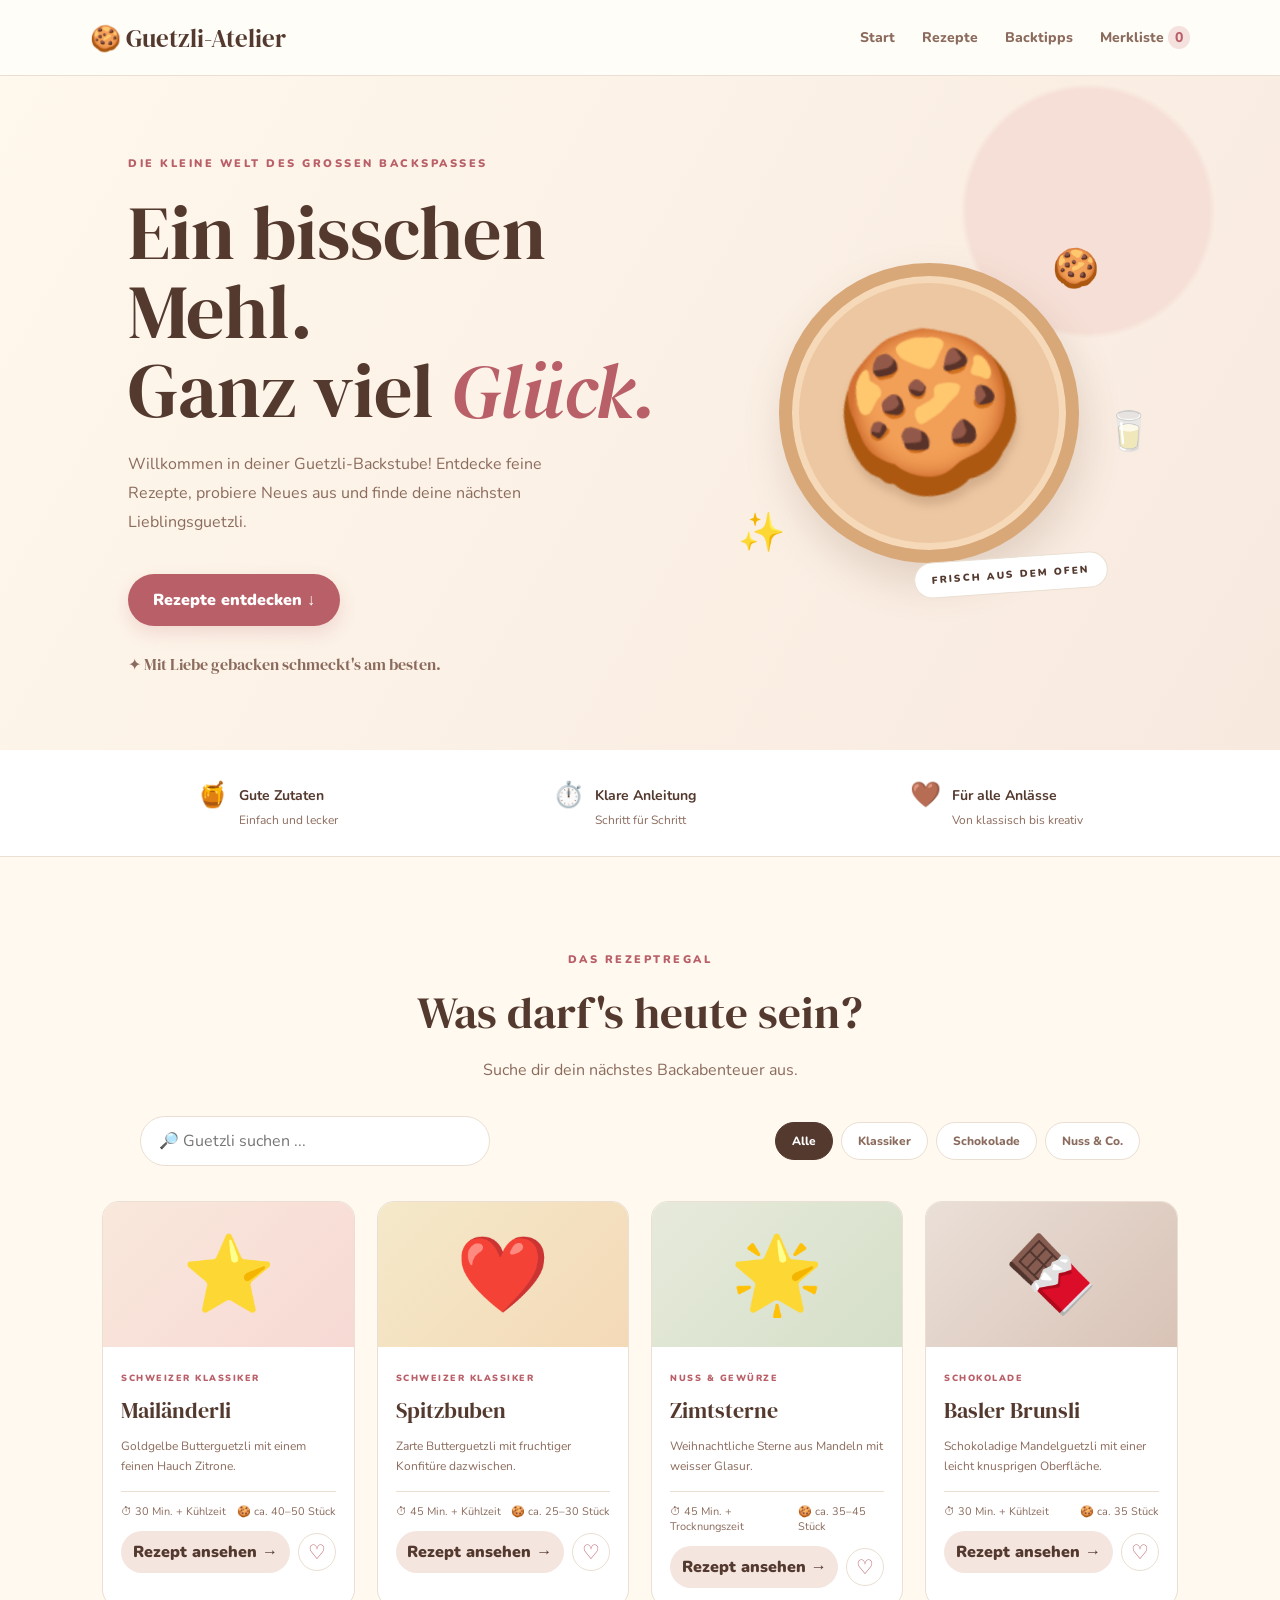
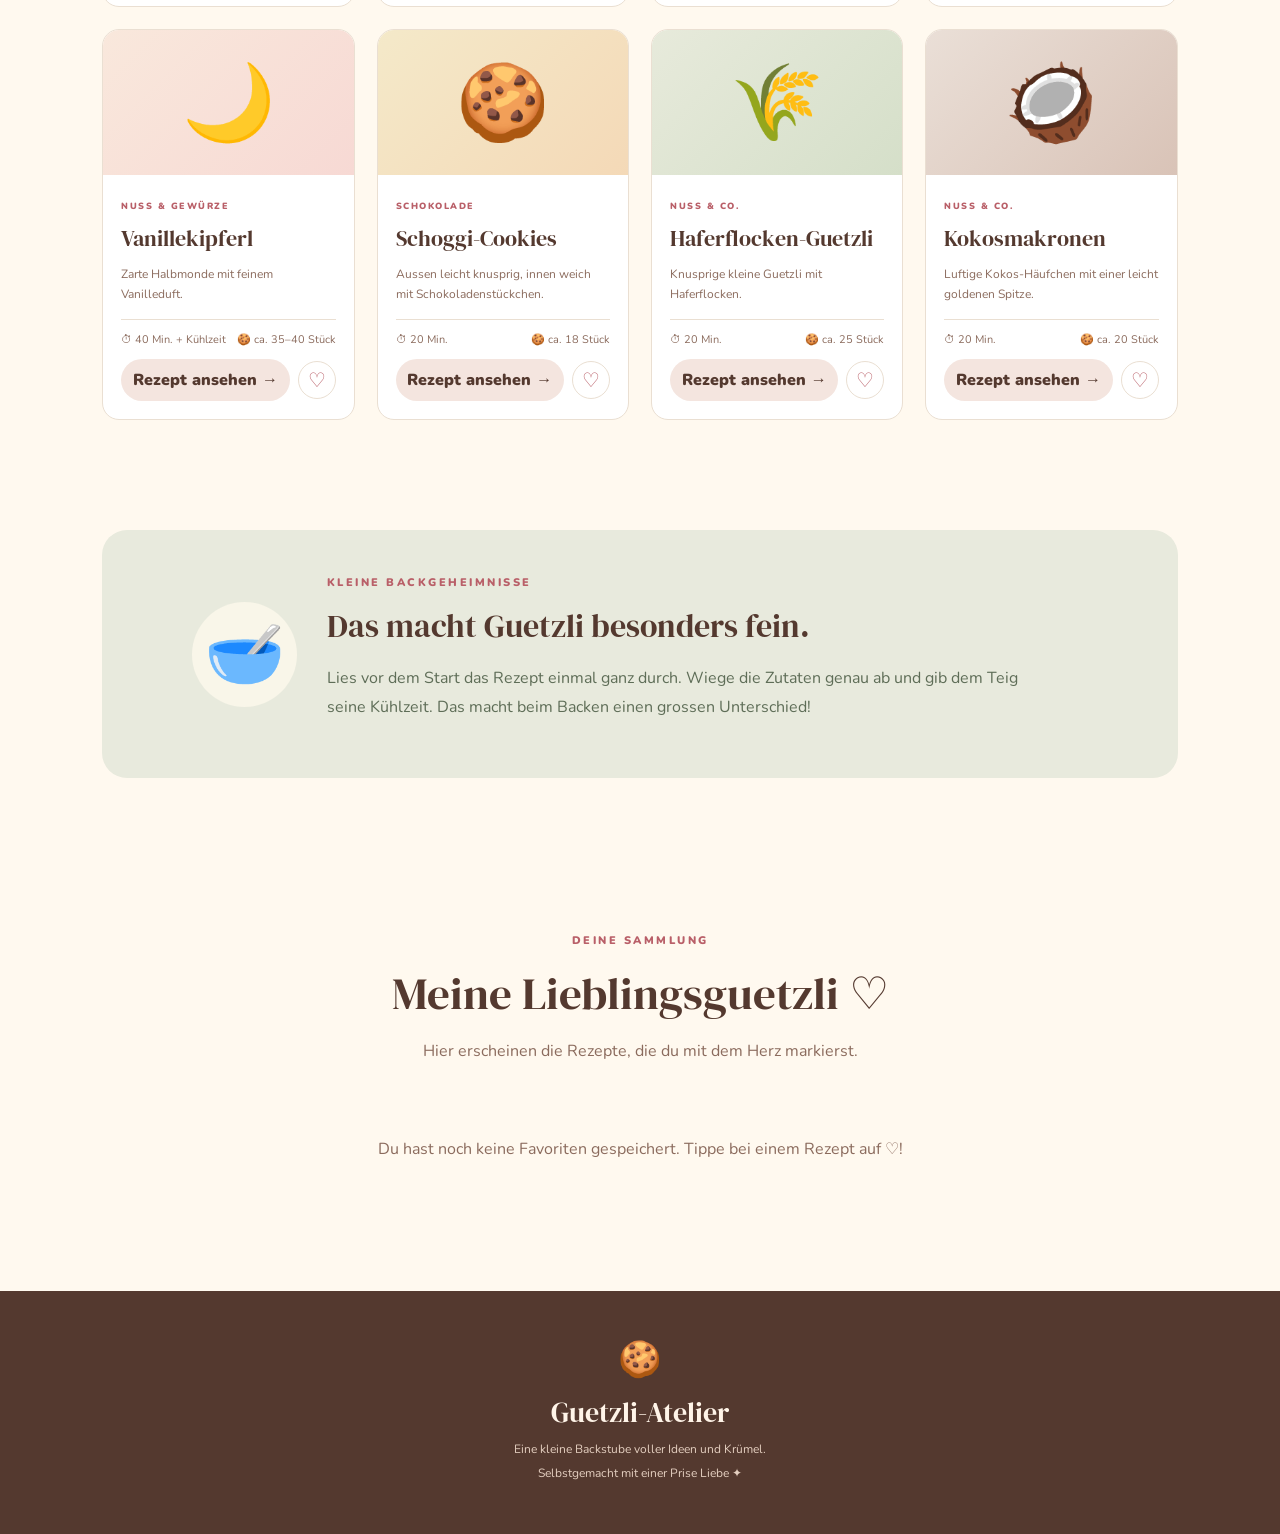
<file: index.html>
<!DOCTYPE html>
<html lang="de">
<head>
    <meta charset="UTF-8">
    <meta name="viewport" content="width=device-width, initial-scale=1.0">
    <title>Guetzli-Atelier 🍪</title>
    <link rel="stylesheet" href="style.css">
    <link href="https://fonts.googleapis.com/css2?family=DM+Serif+Display&family=Nunito:wght@400;600;700;800&display=swap" rel="stylesheet">
</head>
<body>

    <header class="topbar">
        <a href="#" class="logo">🍪 Guetzli-Atelier</a>
        <nav>
            <a href="#start">Start</a>
            <a href="#rezepte">Rezepte</a>
            <a href="#tipps">Backtipps</a>
            <a href="#lieblinge">Merkliste <span id="favorite-count">0</span></a>
        </nav>
    </header>

    <main>
        <section class="hero" id="start">
            <div class="hero-content">
                <span class="eyebrow">DIE KLEINE WELT DES GROSSEN BACKSPASSES</span>
                <h1>Ein bisschen Mehl.<br>Ganz viel <em>Glück.</em></h1>
                <p>
                    Willkommen in deiner Guetzli-Backstube!
                    Entdecke feine Rezepte, probiere Neues aus
                    und finde deine nächsten Lieblingsguetzli.
                </p>
                <a class="main-button" href="#rezepte">Rezepte entdecken ↓</a>
                <div class="hero-note">✦ Mit Liebe gebacken schmeckt's am besten.</div>
            </div>

            <div class="hero-art">
                <div class="cookie-circle">
                    <span>🍪</span>
                </div>
                <span class="floating-cookie cookie-one">🍪</span>
                <span class="floating-cookie cookie-two">✨</span>
                <span class="floating-cookie cookie-three">🥛</span>
                <div class="art-label">FRISCH AUS DEM OFEN</div>
            </div>
        </section>

        <section class="intro-strip">
            <div>🍯 <strong>Gute Zutaten</strong><span>Einfach und lecker</span></div>
            <div>⏱️ <strong>Klare Anleitung</strong><span>Schritt für Schritt</span></div>
            <div>🤎 <strong>Für alle Anlässe</strong><span>Von klassisch bis kreativ</span></div>
        </section>

        <section class="recipes-section" id="rezepte">
            <div class="section-heading">
                <span class="eyebrow">DAS REZEPTREGAL</span>
                <h2>Was darf's heute sein?</h2>
                <p>Suche dir dein nächstes Backabenteuer aus.</p>
            </div>

            <div class="recipe-tools">
                <input
                    type="search"
                    id="recipe-search"
                    placeholder="🔎 Guetzli suchen ..."
                    aria-label="Rezepte suchen"
                >
                <div class="filter-buttons">
                    <button class="filter active" data-filter="alle">Alle</button>
                    <button class="filter" data-filter="klassiker">Klassiker</button>
                    <button class="filter" data-filter="schokolade">Schokolade</button>
                    <button class="filter" data-filter="nuss">Nuss & Co.</button>
                </div>
            </div>

            <div class="recipe-grid" id="recipe-grid"></div>
            <p class="no-results" id="no-results" hidden>
                Huch! Dazu habe ich gerade kein Rezept gefunden. 🍪
            </p>
        </section>

        <section class="baking-banner" id="tipps">
            <div class="banner-icon">🥣</div>
            <div>
                <span class="eyebrow">KLEINE BACKGEHEIMNISSE</span>
                <h2>Das macht Guetzli besonders fein.</h2>
                <p>
                    Lies vor dem Start das Rezept einmal ganz durch.
                    Wiege die Zutaten genau ab und gib dem Teig seine Kühlzeit.
                    Das macht beim Backen einen grossen Unterschied!
                </p>
            </div>
        </section>

        <section class="favorites-section" id="lieblinge">
            <div class="section-heading">
                <span class="eyebrow">DEINE SAMMLUNG</span>
                <h2>Meine Lieblingsguetzli ♡</h2>
                <p>Hier erscheinen die Rezepte, die du mit dem Herz markierst.</p>
            </div>
            <div class="recipe-grid" id="favorite-grid"></div>
            <p id="empty-favorites">Du hast noch keine Favoriten gespeichert. Tippe bei einem Rezept auf ♡!</p>
        </section>
    </main>

    <footer>
        <div class="footer-cookie">🍪</div>
        <p>Guetzli-Atelier</p>
        <span>Eine kleine Backstube voller Ideen und Krümel.</span>
        <small>Selbstgemacht mit einer Prise Liebe ✦</small>
    </footer>

    <div class="modal" id="recipe-modal" aria-hidden="true">
        <div class="modal-backdrop" id="modal-backdrop"></div>
        <article class="modal-card">
            <button class="modal-close" id="modal-close" aria-label="Schliessen">×</button>
            <div id="modal-content"></div>
        </article>
    </div>

    <script src="script.js"></script>
</body>
</html>
</file>
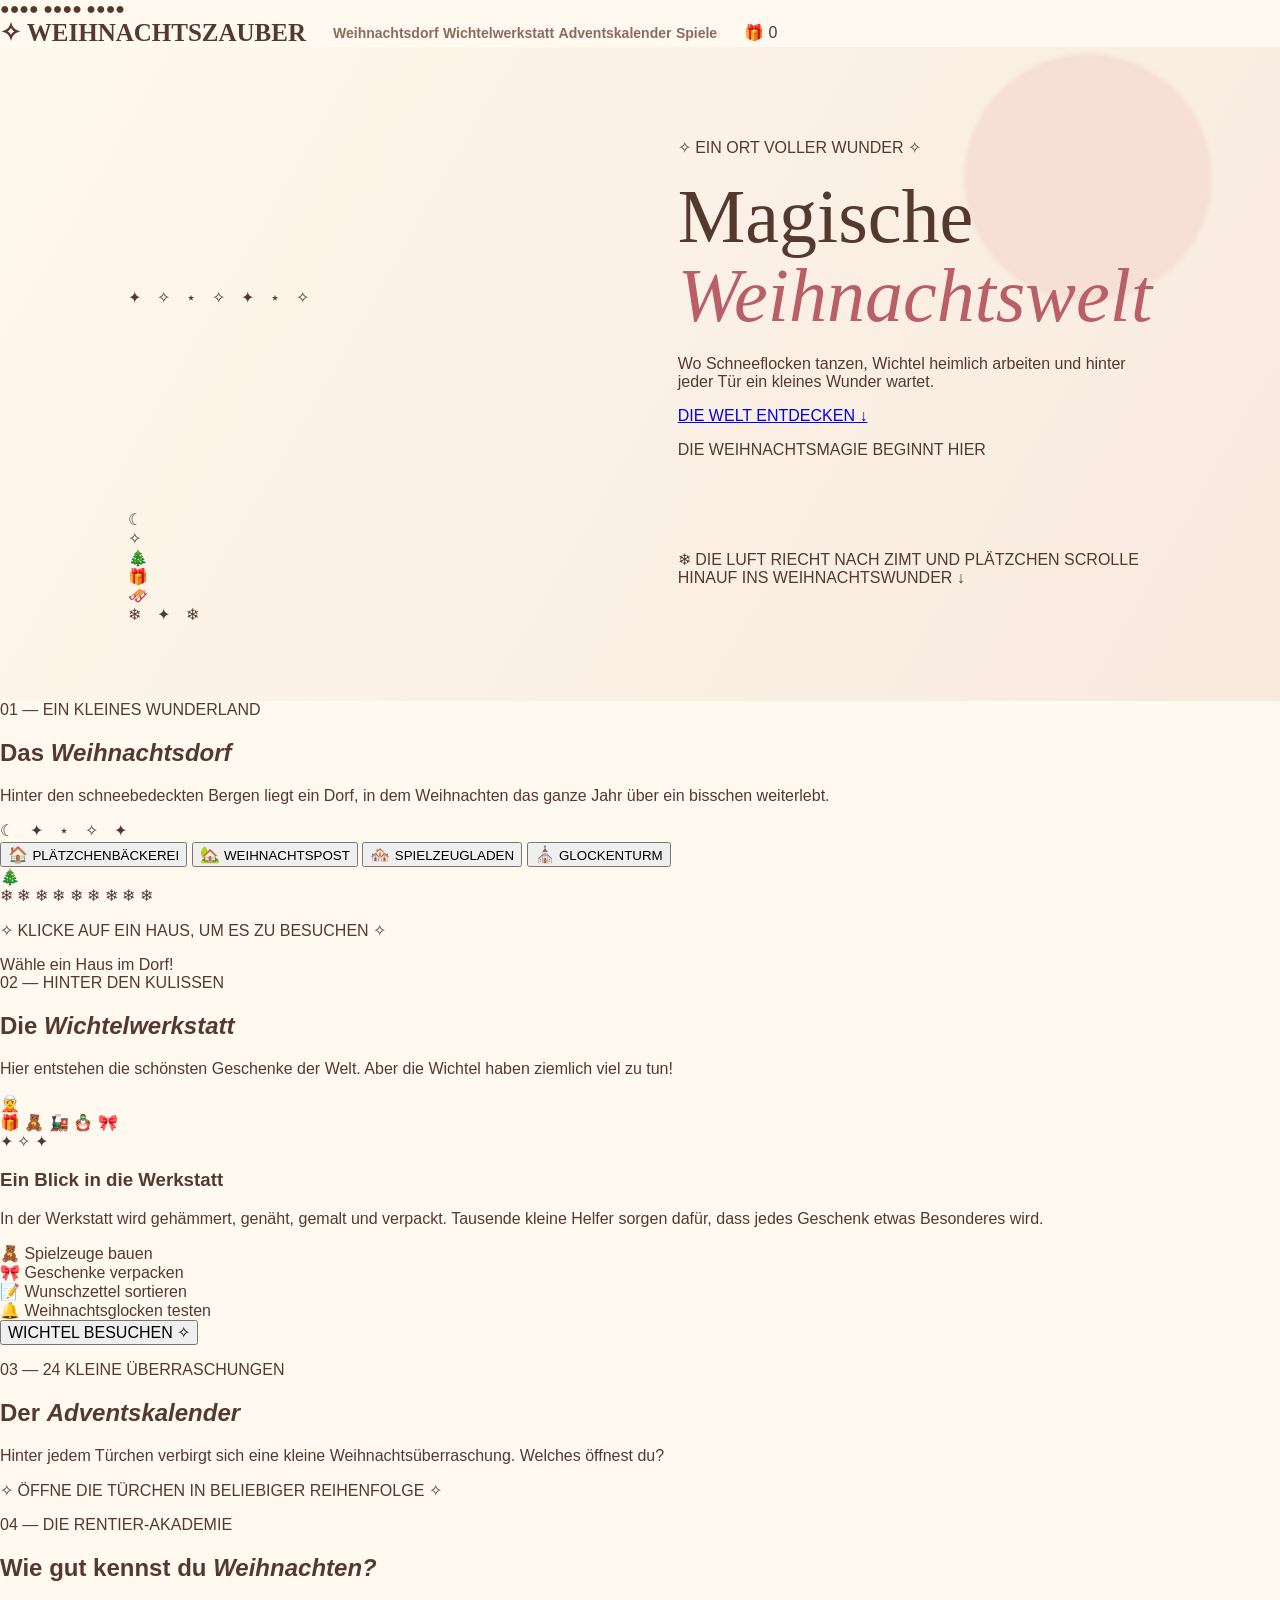
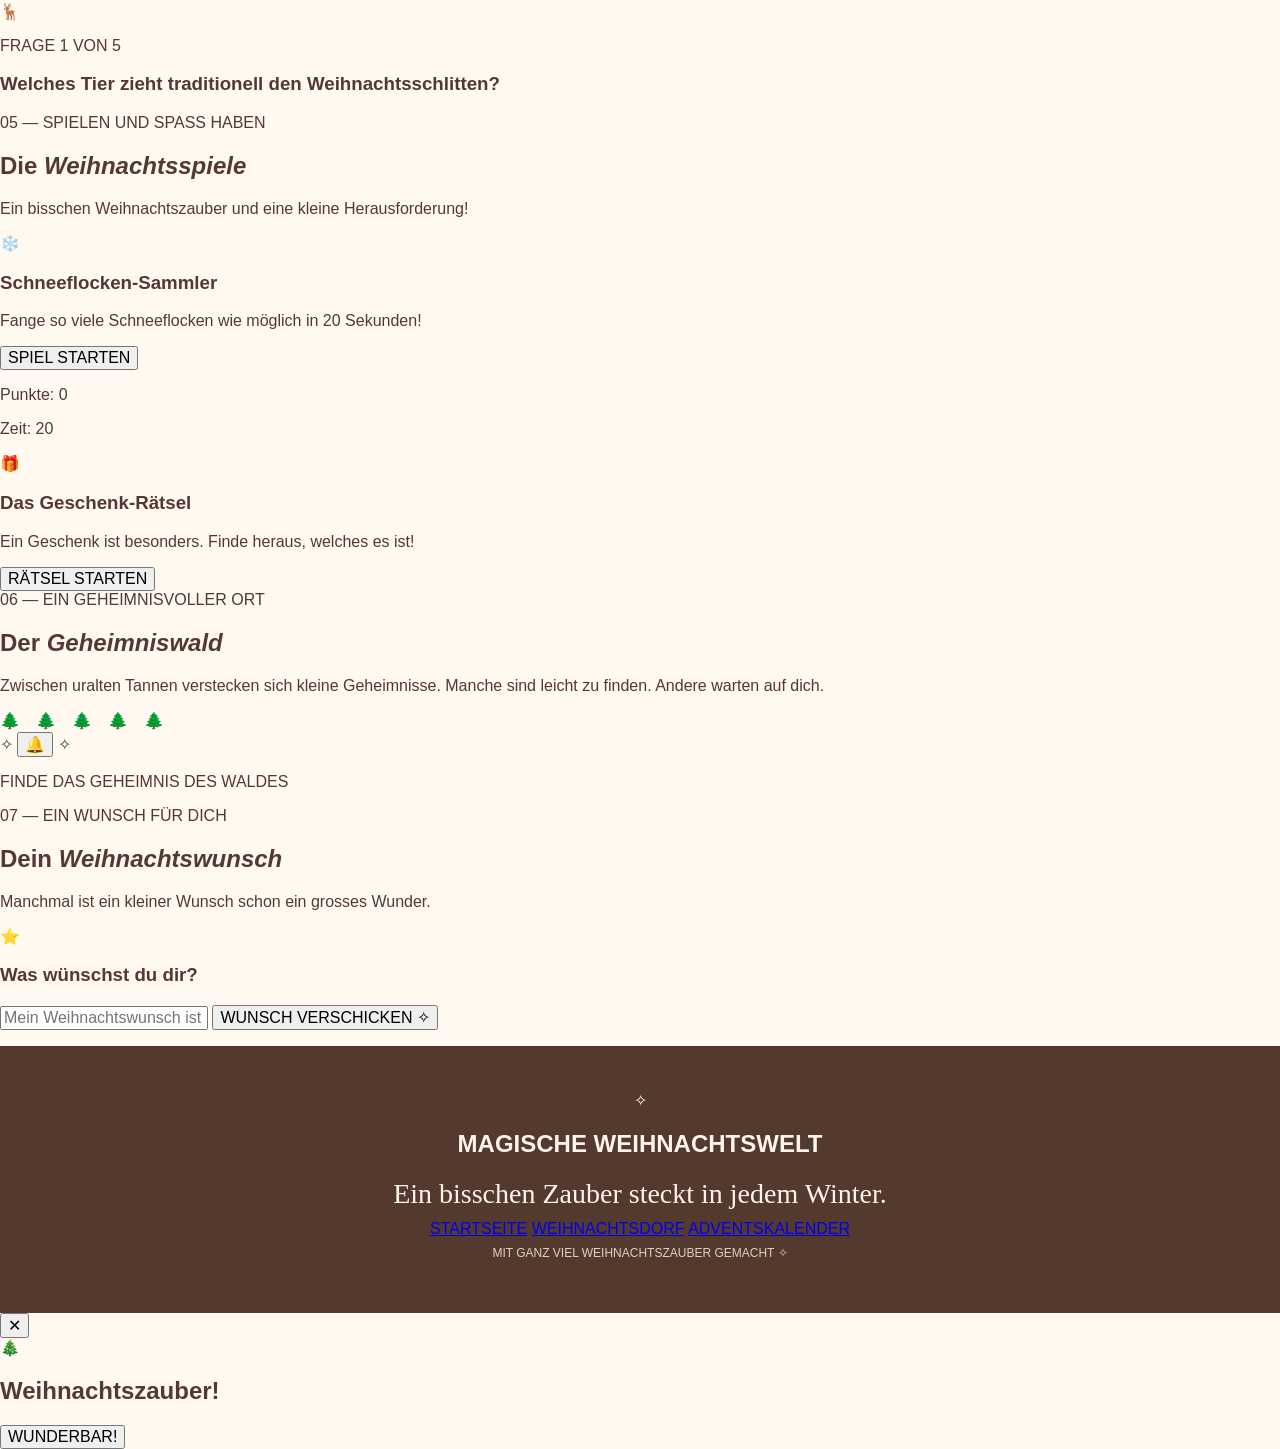
<file: inex.html>
<!DOCTYPE html>
<html lang="de">
<head>
    <meta charset="UTF-8">
    <meta name="viewport" content="width=device-width, initial-scale=1.0">
    <title>Magische Weihnachtswelt</title>
    <link rel="stylesheet" href="style.css">
    <link href="https://fonts.googleapis.com/css2?family=Cinzel:wght@500;600;700&family=Quicksand:wght@400;500;600;700&family=Great+Vibes&display=swap" rel="stylesheet">
</head>
<body>

<div id="schnee"></div>
<div id="funken"></div>

<div class="lichterkette">
    <span>●</span><span>●</span><span>●</span><span>●</span>
    <span>●</span><span>●</span><span>●</span><span>●</span>
    <span>●</span><span>●</span><span>●</span><span>●</span>
</div>

<nav class="navigation">
    <a href="#start" class="logo">✧ WEIHNACHTSZAUBER</a>
    <div class="nav-links">
        <a href="#dorf">Weihnachtsdorf</a>
        <a href="#werkstatt">Wichtelwerkstatt</a>
        <a href="#kalender">Adventskalender</a>
        <a href="#spiele">Spiele</a>
    </div>
    <div class="geschenk-counter">🎁 <span id="geschenke">0</span></div>
</nav>

<!-- STARTSEITE -->

<header class="hero" id="start">

    <div class="hero-stars">✦　✧　⋆　✧　✦　⋆　✧</div>

    <div class="hero-text">
        <p class="kleine-zeile">✧ EIN ORT VOLLER WUNDER ✧</p>
        <h1>Magische<br><em>Weihnachtswelt</em></h1>
        <p class="hero-beschreibung">
            Wo Schneeflocken tanzen, Wichtel heimlich arbeiten
            und hinter jeder Tür ein kleines Wunder wartet.
        </p>
        <a href="#dorf" class="gold-button">DIE WELT ENTDECKEN ↓</a>
        <p class="hero-hinweis">DIE WEIHNACHTSMAGIE BEGINNT HIER</p>
    </div>

    <div class="hero-bild">
        <div class="mond">☾</div>
        <div class="hero-kranz">✧</div>
        <div class="hero-baum">🎄</div>
        <div class="hero-geschenk links">🎁</div>
        <div class="hero-geschenk rechts">🛷</div>
        <div class="hero-schnee">❄　✦　❄</div>
    </div>

    <div class="hero-footer">
        <span>❄ DIE LUFT RIECHT NACH ZIMT UND PLÄTZCHEN</span>
        <span>SCROLLE HINAUF INS WEIHNACHTSWUNDER ↓</span>
    </div>
</header>


<!-- WEIHNACHTSDORF -->

<section class="section dorf" id="dorf">

    <div class="abschnitt-label">01 — EIN KLEINES WUNDERLAND</div>
    <h2>Das <em>Weihnachtsdorf</em></h2>
    <p class="untertitel">
        Hinter den schneebedeckten Bergen liegt ein Dorf,
        in dem Weihnachten das ganze Jahr über ein bisschen weiterlebt.
    </p>

    <div class="dorf-landschaft">

        <div class="dorf-himmel">☾　✦　⋆　✧　✦</div>

        <div class="berg berg1"></div>
        <div class="berg berg2"></div>

        <div class="dorf-haeuser">

            <button class="haus haus1" data-house="bäckerei">
                <span>🏠</span>
                <small>PLÄTZCHENBÄCKEREI</small>
            </button>

            <button class="haus haus2" data-house="post">
                <span>🏡</span>
                <small>WEIHNACHTSPOST</small>
            </button>

            <button class="haus haus3" data-house="spielzeug">
                <span>🏘️</span>
                <small>SPIELZEUGLADEN</small>
            </button>

            <button class="haus haus4" data-house="glocke">
                <span>⛪</span>
                <small>GLOCKENTURM</small>
            </button>

        </div>

        <div class="dorf-baum">🎄</div>
        <div class="dorf-schnee">❄ ❄ ❄ ❄ ❄ ❄ ❄ ❄ ❄</div>

    </div>

    <p class="dorf-tipp">✧ KLICKE AUF EIN HAUS, UM ES ZU BESUCHEN ✧</p>
    <div id="hausInfo" class="info-box">Wähle ein Haus im Dorf!</div>

</section>


<!-- WICHTELWERKSTATT -->

<section class="section werkstatt" id="werkstatt">

    <div class="abschnitt-label">02 — HINTER DEN KULISSEN</div>
    <h2>Die <em>Wichtelwerkstatt</em></h2>
    <p class="untertitel">
        Hier entstehen die schönsten Geschenke der Welt.
        Aber die Wichtel haben ziemlich viel zu tun!
    </p>

    <div class="werkstatt-inhalt">

        <div class="werkstatt-bild">
            <div class="werkstatt-emoji">🧝</div>
            <div class="werkstatt-tisch">🎁 🧸 🚂 🪆 🎀</div>
            <div class="werkstatt-funken">✦ ✧ ✦</div>
        </div>

        <div class="werkstatt-text">
            <h3>Ein Blick in die Werkstatt</h3>
            <p>
                In der Werkstatt wird gehämmert, genäht, gemalt
                und verpackt. Tausende kleine Helfer sorgen dafür,
                dass jedes Geschenk etwas Besonderes wird.
            </p>

            <div class="aufgaben">
                <div><span>🧸</span> Spielzeuge bauen</div>
                <div><span>🎀</span> Geschenke verpacken</div>
                <div><span>📝</span> Wunschzettel sortieren</div>
                <div><span>🔔</span> Weihnachtsglocken testen</div>
            </div>

            <button class="gold-button" id="wichtelButton">
                WICHTEL BESUCHEN ✧
            </button>
            <p id="wichtelAntwort"></p>
        </div>

    </div>

</section>


<!-- ADVENTSKALENDER -->

<section class="section kalender" id="kalender">

    <div class="abschnitt-label">03 — 24 KLEINE ÜBERRASCHUNGEN</div>
    <h2>Der <em>Adventskalender</em></h2>
    <p class="untertitel">
        Hinter jedem Türchen verbirgt sich eine kleine
        Weihnachtsüberraschung. Welches öffnest du?
    </p>

    <div class="kalender-grid" id="kalenderGrid"></div>
    <p class="kalender-hinweis">✧ ÖFFNE DIE TÜRCHEN IN BELIEBIGER REIHENFOLGE ✧</p>

</section>


<!-- RENTIER AKADEMIE -->

<section class="section rentier" id="rentier">

    <div class="abschnitt-label">04 — DIE RENTIER-AKADEMIE</div>
    <h2>Wie gut kennst du <em>Weihnachten?</em></h2>

    <div class="quiz-box">
        <div class="quiz-tier">🦌</div>
        <p id="quizFortschritt">FRAGE 1 VON 5</p>
        <h3 id="quizFrage">Welches Tier zieht traditionell den Weihnachtsschlitten?</h3>
        <div id="quizAntworten" class="quiz-antworten"></div>
        <p id="quizRueckmeldung"></p>
        <button id="quizWeiter" class="gold-button" hidden>WEITER →</button>
    </div>

</section>


<!-- SPIELE -->

<section class="section spiele" id="spiele">

    <div class="abschnitt-label">05 — SPIELEN UND SPASS HABEN</div>
    <h2>Die <em>Weihnachtsspiele</em></h2>
    <p class="untertitel">Ein bisschen Weihnachtszauber und eine kleine Herausforderung!</p>

    <div class="spiele-grid">

        <div class="spielkarte">
            <div class="spiel-symbol">❄️</div>
            <h3>Schneeflocken-Sammler</h3>
            <p>Fange so viele Schneeflocken wie möglich in 20 Sekunden!</p>
            <button class="gold-button" id="schneeSpiel">SPIEL STARTEN</button>
            <div id="schneeSpielFeld">
                <p id="schneePunkte">Punkte: 0</p>
                <p id="schneeZeit">Zeit: 20</p>
                <div id="schneeZiel"></div>
            </div>
        </div>

        <div class="spielkarte">
            <div class="spiel-symbol">🎁</div>
            <h3>Das Geschenk-Rätsel</h3>
            <p>Ein Geschenk ist besonders. Finde heraus, welches es ist!</p>
            <button class="gold-button" id="geschenkSpiel">RÄTSEL STARTEN</button>
            <div id="geschenkRaetsel"></div>
        </div>

    </div>

</section>


<!-- GEHEIMNISWALD -->

<section class="section geheimwald" id="wald">

    <div class="abschnitt-label">06 — EIN GEHEIMNISVOLLER ORT</div>
    <h2>Der <em>Geheimniswald</em></h2>

    <p class="untertitel">
        Zwischen uralten Tannen verstecken sich kleine Geheimnisse.
        Manche sind leicht zu finden. Andere warten auf dich.
    </p>

    <div class="wald-bild">
        <div class="wald-baeume">🌲　🌲　🌲　🌲　🌲</div>
        <div class="wald-mitte">
            <span>✧</span>
            <button id="waldGeheimnis">🔔</button>
            <span>✧</span>
        </div>
        <p>FINDE DAS GEHEIMNIS DES WALDES</p>
    </div>

    <div id="waldAntwort"></div>

</section>


<!-- WEIHNACHTSWÜNSCHE -->

<section class="section wuensche">

    <div class="abschnitt-label">07 — EIN WUNSCH FÜR DICH</div>
    <h2>Dein <em>Weihnachtswunsch</em></h2>

    <p class="untertitel">
        Manchmal ist ein kleiner Wunsch schon ein grosses Wunder.
    </p>

    <div class="wunsch-box">
        <div class="wunsch-stern">⭐</div>
        <h3>Was wünschst du dir?</h3>
        <input id="wunschInput" placeholder="Mein Weihnachtswunsch ist ...">
        <button class="gold-button" id="wunschButton">WUNSCH VERSCHICKEN ✧</button>
        <p id="wunschAntwort"></p>
    </div>

</section>


<footer>
    <div class="footer-stern">✧</div>
    <h2>MAGISCHE WEIHNACHTSWELT</h2>
    <p>Ein bisschen Zauber steckt in jedem Winter.</p>
    <div class="footer-links">
        <a href="#start">STARTSEITE</a>
        <a href="#dorf">WEIHNACHTSDORF</a>
        <a href="#kalender">ADVENTSKALENDER</a>
    </div>
    <small>MIT GANZ VIEL WEIHNACHTSZAUBER GEMACHT ✧</small>
</footer>


<!-- POPUP -->

<div class="popup" id="popup">
    <div class="popup-inhalt">
        <button id="popupSchliessen">✕</button>
        <div id="popupSymbol">🎄</div>
        <h2 id="popupTitel">Weihnachtszauber!</h2>
        <p id="popupText"></p>
        <button class="gold-button" id="popupOkay">WUNDERBAR!</button>
    </div>
</div>

<script src="script.js"></script>
</body>
</html>
</file>
<file: style.css>
:root {
    --cream: #fff9ef;
    --paper: #fffdf8;
    --pink: #e9a6a5;
    --dark-pink: #b95f68;
    --brown: #54392f;
    --light-brown: #8b6b5d;
    --gold: #d5a85c;
    --green: #71866b;
    --line: #eadfd2;
}

* {
    box-sizing: border-box;
    scroll-behavior: smooth;
}

body {
    margin: 0;
    background: var(--cream);
    color: var(--brown);
    font-family: "Nunito", sans-serif;
}

button, input {
    font: inherit;
}

.topbar {
    min-height: 76px;
    padding: 0 7%;
    display: flex;
    justify-content: space-between;
    align-items: center;
    gap: 20px;
    background: var(--paper);
    border-bottom: 1px solid var(--line);
    position: sticky;
    top: 0;
    z-index: 20;
}

.logo {
    color: var(--brown);
    font-family: "DM Serif Display", serif;
    font-size: 25px;
    text-decoration: none;
}

nav {
    display: flex;
    align-items: center;
    gap: 27px;
}

nav a {
    text-decoration: none;
    color: var(--light-brown);
    font-size: 14px;
    font-weight: 800;
    transition: color .2s;
}

nav a:hover {
    color: var(--dark-pink);
}

#favorite-count {
    background: #f5e1dd;
    color: var(--dark-pink);
    padding: 2px 7px;
    border-radius: 20px;
}

.hero {
    min-height: 570px;
    padding: 75px 10%;
    display: grid;
    grid-template-columns: 1.1fr .9fr;
    align-items: center;
    gap: 35px;
    overflow: hidden;
    background:
        radial-gradient(circle at 85% 20%, #f6dfd6 0 10%, transparent 10.5%),
        linear-gradient(120deg, #fff8ec, #f8e9df);
}

.eyebrow {
    color: var(--dark-pink);
    font-size: 11px;
    font-weight: 900;
    letter-spacing: 2.5px;
}

.hero h1 {
    font-family: "DM Serif Display", serif;
    font-size: clamp(48px, 6vw, 76px);
    line-height: 1.04;
    font-weight: 400;
    margin: 20px 0;
}

.hero h1 em {
    color: var(--dark-pink);
    font-weight: 400;
}

.hero-content > p {
    max-width: 480px;
    color: var(--light-brown);
    font-size: 16px;
    line-height: 1.8;
}

.main-button {
    display: inline-block;
    margin-top: 22px;
    padding: 15px 25px;
    border-radius: 30px;
    color: white;
    background: var(--dark-pink);
    text-decoration: none;
    font-weight: 900;
    box-shadow: 0 7px 18px #b95f6830;
    transition: transform .2s, background .2s;
}

.main-button:hover {
    background: var(--brown);
    transform: translateY(-3px);
}

.hero-note {
    margin-top: 27px;
    font-family: "DM Serif Display", serif;
    color: var(--light-brown);
    font-size: 16px;
}

.hero-art {
    position: relative;
    min-height: 370px;
    display: grid;
    place-items: center;
}

.cookie-circle {
    width: min(300px, 70vw);
    aspect-ratio: 1;
    border-radius: 50%;
    display: grid;
    place-items: center;
    background: #edc7a2;
    border: 13px solid #d9a879;
    box-shadow: 0 20px 40px #79533b30, inset 0 0 0 7px #f5d9b8;
    transform: rotate(-12deg);
}

.cookie-circle span {
    font-size: 155px;
    filter: drop-shadow(0 9px 4px #79533b35);
}

.floating-cookie {
    position: absolute;
    font-size: 38px;
    animation: float 3s ease-in-out infinite;
}

.cookie-one { top: 15px; right: 12%; }
.cookie-two { bottom: 40px; left: 7%; animation-delay: .8s; }
.cookie-three { top: 48%; right: 0; animation-delay: 1.3s; }

@keyframes float {
    0%, 100% { transform: translateY(0) rotate(-8deg); }
    50% { transform: translateY(-13px) rotate(8deg); }
}

.art-label {
    position: absolute;
    bottom: 5px;
    right: 10%;
    background: white;
    border: 1px solid var(--line);
    padding: 10px 17px;
    border-radius: 30px;
    font-size: 10px;
    font-weight: 900;
    letter-spacing: 2px;
    transform: rotate(-4deg);
}

.intro-strip {
    padding: 28px 8%;
    display: flex;
    justify-content: space-around;
    gap: 25px;
    background: white;
    border-bottom: 1px solid var(--line);
}

.intro-strip div {
    display: grid;
    grid-template-columns: 42px auto;
    align-items: center;
}

.intro-strip div:first-child,
.intro-strip div:nth-child(2),
.intro-strip div:nth-child(3) {
    font-size: 25px;
}

.intro-strip strong {
    font-size: 14px;
}

.intro-strip span {
    grid-column: 2;
    color: var(--light-brown);
    font-size: 12px;
}

.recipes-section, .favorites-section {
    padding: 90px 8%;
}

.section-heading {
    text-align: center;
    margin-bottom: 35px;
}

.section-heading h2, .baking-banner h2 {
    font-family: "DM Serif Display", serif;
    font-size: clamp(32px, 4vw, 45px);
    font-weight: 400;
    margin: 12px 0;
}

.section-heading p {
    color: var(--light-brown);
}

.recipe-tools {
    max-width: 1000px;
    margin: 0 auto 35px;
    display: flex;
    justify-content: space-between;
    align-items: center;
    flex-wrap: wrap;
    gap: 15px;
}

#recipe-search {
    min-width: 230px;
    flex: 1;
    max-width: 350px;
    padding: 13px 18px;
    border: 1px solid var(--line);
    border-radius: 30px;
    background: white;
    outline: none;
    color: var(--brown);
}

#recipe-search:focus {
    border-color: var(--pink);
    box-shadow: 0 0 0 3px #e9a6a526;
}

.filter-buttons {
    display: flex;
    flex-wrap: wrap;
    gap: 8px;
}

.filter {
    border: 1px solid var(--line);
    border-radius: 30px;
    padding: 10px 16px;
    color: var(--light-brown);
    background: white;
    cursor: pointer;
    font-size: 12px;
    font-weight: 800;
    transition: .2s;
}

.filter:hover, .filter.active {
    background: var(--brown);
    color: white;
    border-color: var(--brown);
}

.recipe-grid {
    display: grid;
    grid-template-columns: repeat(4, minmax(0, 1fr));
    gap: 22px;
    max-width: 1200px;
    margin: auto;
}

.recipe-card {
    overflow: hidden;
    background: white;
    border: 1px solid var(--line);
    border-radius: 17px;
    transition: transform .25s, box-shadow .25s;
    position: relative;
}

.recipe-card:hover {
    transform: translateY(-6px);
    box-shadow: 0 15px 30px #60433312;
}

.recipe-image {
    min-height: 145px;
    display: grid;
    place-items: center;
    font-size: 75px;
    background: linear-gradient(135deg, #f9e8dc, #f7d9d4);
}

.recipe-card:nth-child(4n+2) .recipe-image {
    background: linear-gradient(135deg, #f4e9c9, #f4d9b7);
}

.recipe-card:nth-child(4n+3) .recipe-image {
    background: linear-gradient(135deg, #e7eadb, #d5dfc9);
}

.recipe-card:nth-child(4n+4) .recipe-image {
    background: linear-gradient(135deg, #eadfd7, #d9c3b7);
}

.recipe-card-content {
    padding: 18px;
}

.recipe-category {
    color: var(--dark-pink);
    text-transform: uppercase;
    font-size: 9px;
    font-weight: 900;
    letter-spacing: 1.5px;
}

.recipe-card h3 {
    font-family: "DM Serif Display", serif;
    font-size: 22px;
    font-weight: 400;
    margin: 8px 0;
}

.recipe-card p {
    min-height: 42px;
    color: var(--light-brown);
    font-size: 12px;
    line-height: 1.6;
}

.recipe-meta {
    display: flex;
    justify-content: space-between;
    gap: 8px;
    padding: 12px 0;
    border-top: 1px solid var(--line);
    color: var(--light-brown);
    font-size: 11px;
}

.card-actions {
    display: flex;
    align-items: center;
    gap: 8px;
}

.open-recipe {
    flex: 1;
    padding: 10px;
    border: 0;
    border-radius: 25px;
    background: #f4e5df;
    color: var(--brown);
    font-weight: 900;
    cursor: pointer;
    transition: .2s;
}

.open-recipe:hover {
    background: var(--dark-pink);
    color: white;
}

.favorite-button {
    width: 38px;
    height: 38px;
    border: 1px solid var(--line);
    border-radius: 50%;
    background: white;
    color: var(--dark-pink);
    font-size: 20px;
    cursor: pointer;
}

.favorite-button.saved {
    background: var(--dark-pink);
    color: white;
}

.no-results {
    text-align: center;
    color: var(--light-brown);
    padding: 35px;
}

.baking-banner {
    margin: 20px 8% 60px;
    padding: 40px 7%;
    border-radius: 25px;
    background: #e8eadd;
    display: flex;
    align-items: center;
    gap: 30px;
}

.banner-icon {
    font-size: 65px;
    background: #f9f6e9;
    border-radius: 50%;
    min-width: 105px;
    height: 105px;
    display: grid;
    place-items: center;
}

.baking-banner h2 {
    font-size: 32px;
}

.baking-banner p {
    max-width: 720px;
    color: #5e6d57;
    line-height: 1.8;
}

#empty-favorites {
    text-align: center;
    color: var(--light-brown);
    padding: 25px;
}

footer {
    padding: 45px 20px;
    text-align: center;
    background: var(--brown);
    color: #fff4e8;
}

.footer-cookie {
    font-size: 35px;
}

footer p {
    font-family: "DM Serif Display", serif;
    font-size: 28px;
    margin: 10px;
}

footer span, footer small {
    display: block;
    color: #e4cfc0;
    font-size: 12px;
    margin: 8px;
}

/* REZEPT-FENSTER */

.modal {
    display: none;
    position: fixed;
    inset: 0;
    z-index: 50;
    align-items: center;
    justify-content: center;
    padding: 20px;
}

.modal.show {
    display: flex;
}

.modal-backdrop {
    position: absolute;
    inset: 0;
    background: #241913b8;
    backdrop-filter: blur(5px);
}

.modal-card {
    position: relative;
    z-index: 1;
    width: min(720px, 100%);
    max-height: 88vh;
    overflow-y: auto;
    padding: 35px;
    border-radius: 22px;
    background: var(--paper);
    box-shadow: 0 20px 70px #0003;
    animation: modalIn .25s ease;
}

@keyframes modalIn {
    from { opacity: 0; transform: translateY(15px) scale(.98); }
    to { opacity: 1; transform: translateY(0) scale(1); }
}

.modal-close {
    position: sticky;
    float: right;
    top: 0;
    border: 0;
    width: 38px;
    height: 38px;
    border-radius: 50%;
    background: #f3e4dd;
    color: var(--brown);
    font-size: 25px;
    cursor: pointer;
}

.modal-emoji {
    font-size: 55px;
}

.modal-card h2 {
    font-family: "DM Serif Display", serif;
    font-size: 36px;
    font-weight: 400;
    margin: 8px 0;
}

.modal-description {
    color: var(--light-brown);
    line-height: 1.6;
}

.modal-facts {
    display: flex;
    flex-wrap: wrap;
    gap: 10px;
    margin: 20px 0;
}

.modal-facts span {
    background: #f4e8df;
    border-radius: 20px;
    padding: 8px 13px;
    font-size: 12px;
    font-weight: 800;
}

.modal-card h3 {
    font-family: "DM Serif Display", serif;
    font-size: 23px;
    margin: 25px 0 10px;
}

.ingredients {
    list-style: none;
    padding: 0;
}

.ingredients li {
    padding: 9px 0;
    border-bottom: 1px solid var(--line);
    color: var(--light-brown);
}

.ingredients li::before {
    content: "✓";
    color: var(--green);
    font-weight: 900;
    margin-right: 10px;
}

.steps {
    padding-left: 23px;
    color: var(--light-brown);
    line-height: 1.8;
}

.steps li {
    padding: 7px 0 7px 5px;
}

.recipe-note {
    margin-top: 22px;
    padding: 15px;
    border-radius: 12px;
    background: #e8eadd;
    color: #53664d;
    font-size: 13px;
    line-height: 1.6;
}

@media (max-width: 950px) {
    .recipe-grid {
        grid-template-columns: repeat(2, minmax(0, 1fr));
    }

    .hero {
        padding: 60px 7%;
    }
}

@media (max-width: 650px) {
    .topbar {
        padding: 15px 5%;
        flex-direction: column;
    }

    nav {
        flex-wrap: wrap;
        justify-content: center;
        gap: 14px;
    }

    .hero {
        grid-template-columns: 1fr;
        text-align: center;
    }

    .hero-content > p {
        margin: auto;
    }

    .hero-art {
        min-height: 280px;
    }

    .cookie-circle {
        width: 220px;
    }

    .cookie-circle span {
        font-size: 115px;
    }

    .intro-strip {
        flex-direction: column;
        padding-left: 20%;
    }

    .recipes-section, .favorites-section {
        padding: 60px 5%;
    }

    .recipe-grid {
        grid-template-columns: 1fr;
    }

    .recipe-tools {
        align-items: stretch;
    }

    .filter-buttons {
        justify-content: center;
    }

    .baking-banner {
        margin: 10px 5% 40px;
        flex-direction: column;
        text-align: center;
    }

    .modal-card {
        padding: 25px 20px;
    }
}
</file>
